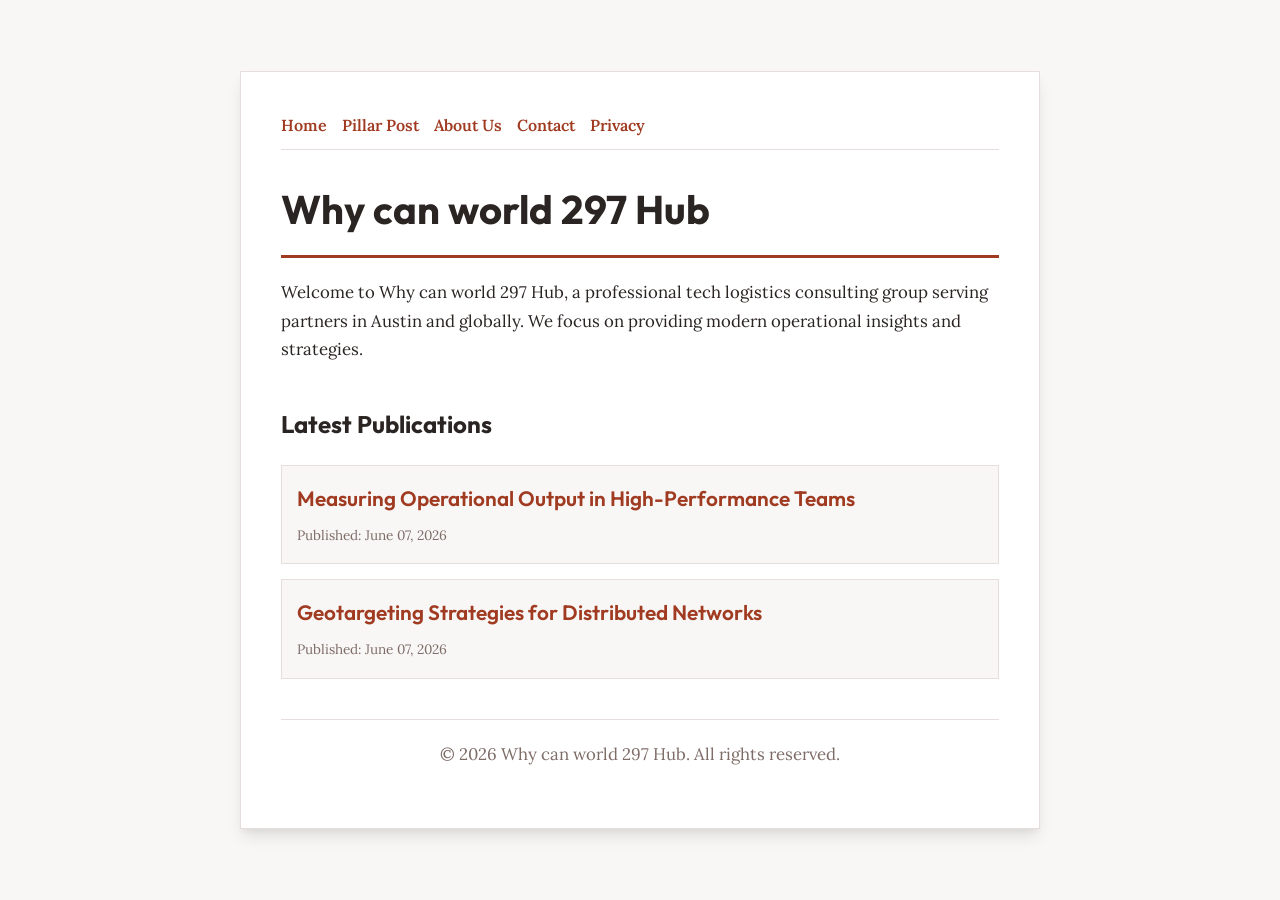
<file: index.html>
<!DOCTYPE html>
<html lang="en">
<head>
    <meta charset="UTF-8">
    <meta name="viewport" content="width=device-width, initial-scale=1.0">
    <title>Why can world 297 Hub | Tech Logistics - Austin</title>
    <meta name="description" content="Welcome to Why can world 297 Hub, a professional tech logistics consulting group serving partners in Austin and globally. We focus on providing modern operational insights and strategies.">
    <meta name="geo.region" content="US-TX" />
    <meta name="geo.placename" content="Austin" />
    <meta name="geo.position" content="30.2672;-97.7431" />
    <meta name="ICBM" content="30.2672, -97.7431" />
    <link rel="stylesheet" href="style.css">
    <script type="application/ld+json">
{
  "@context": "https://schema.org",
  "@type": "LocalBusiness",
  "name": "Why can world 297 Hub",
  "url": "https://why-can-world-297.github.io",
  "telephone": "+1-512-555-0188",
  "address": {
    "@type": "PostalAddress",
    "addressLocality": "Austin",
    "addressRegion": "TX",
    "postalCode": "78701",
    "addressCountry": "US"
  },
  "geo": {
    "@type": "GeoCoordinates",
    "latitude": 30.2672,
    "longitude": -97.7431
  }
}
</script>
</head>
<body>
    
        <div class="container" style="max-width: 800px;">
            <nav style="display: flex; gap: 15px; margin-bottom: 25px; border-bottom: 1px solid var(--border-color); padding-bottom: 10px; overflow-x: auto; flex-wrap: wrap;">
            <a href="index.html">Home</a>
            <a href="measuring-operational-output-in-high-performance-teams.html">Pillar Post</a>
            <a href="about.html">About Us</a>
            <a href="contact.html">Contact</a>
            <a href="privacy.html">Privacy</a>
        </nav>
            <h1>Why can world 297 Hub</h1>
            <p>Welcome to Why can world 297 Hub, a professional tech logistics consulting group serving partners in Austin and globally. We focus on providing modern operational insights and strategies.</p>
            <h2 style="margin-top: 40px;">Latest Publications</h2>
            <ul style="list-style-type: none; padding-left: 0;">
                <li style="background: var(--bg-color); padding: 15px; border-radius: var(--border-radius); border: 1px solid var(--border-color); margin-bottom: 15px;">
                <h3 style="margin-bottom: 5px; font-size: 1.3rem;"><a href="measuring-operational-output-in-high-performance-teams.html">Measuring Operational Output in High-Performance Teams</a></h3>
                <span style="font-size:0.85rem; color: var(--muted-text)">Published: June 07, 2026</span>
            </li>
<li style="background: var(--bg-color); padding: 15px; border-radius: var(--border-radius); border: 1px solid var(--border-color); margin-bottom: 15px;">
                <h3 style="margin-bottom: 5px; font-size: 1.3rem;"><a href="geotargeting-strategies-for-distributed-networks.html">Geotargeting Strategies for Distributed Networks</a></h3>
                <span style="font-size:0.85rem; color: var(--muted-text)">Published: June 07, 2026</span>
            </li>

            </ul>
            <footer>
                <p>&copy; 2026 Why can world 297 Hub. All rights reserved.</p>
            </footer>
        </div>
        
</body>
</html>
</file>
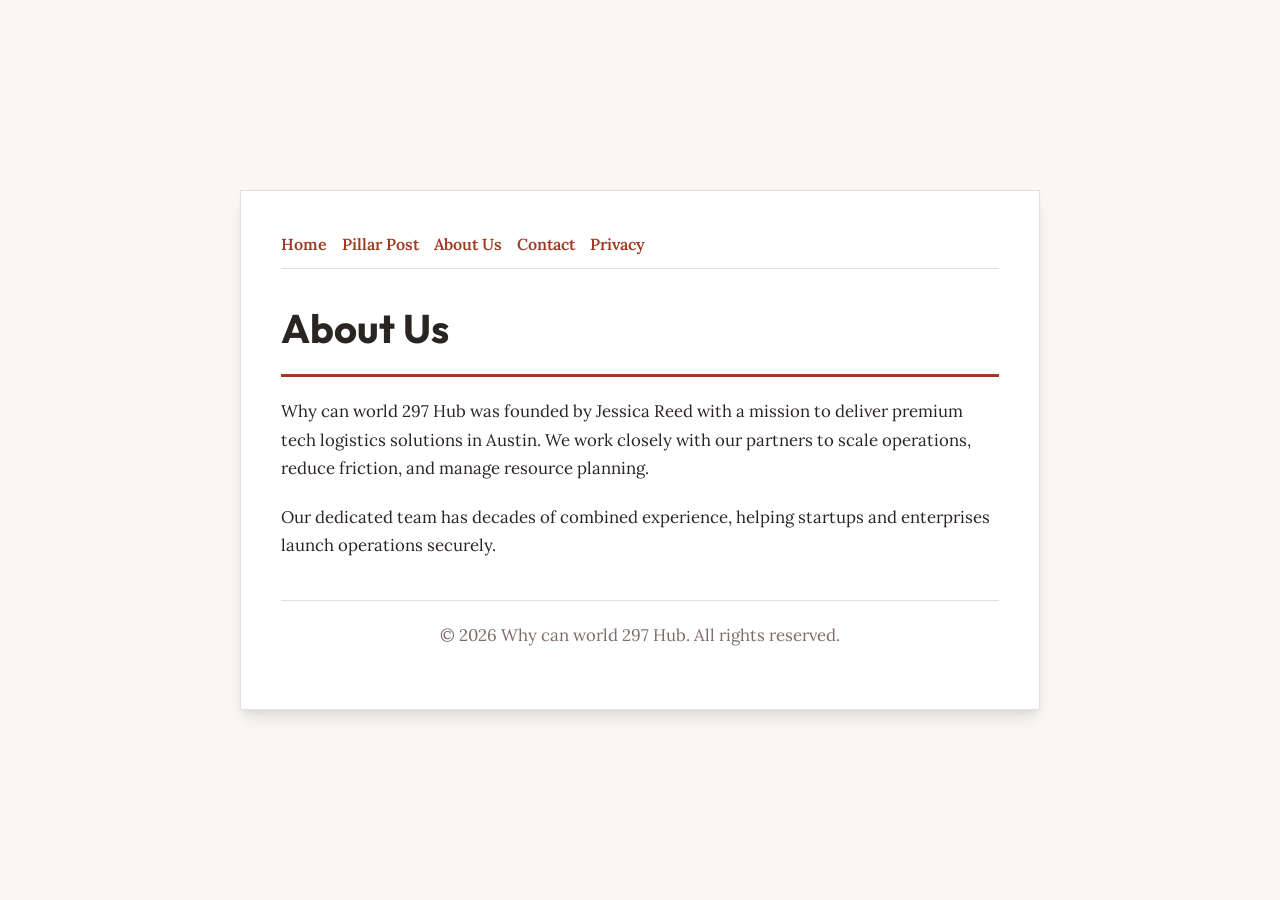
<file: about.html>
<!DOCTYPE html>
<html lang="en">
<head>
    <meta charset="UTF-8">
    <meta name="viewport" content="width=device-width, initial-scale=1.0">
    <title>About Us | Why can world 297 Hub</title>
    <meta name="description" content="Why can world 297 Hub was founded by Jessica Reed with a mission to deliver premium tech logistics solutions in Austin. We work closely with our partners to scale operations, reduce friction, and manage resource planning.">
    <meta name="geo.region" content="US-TX" />
    <meta name="geo.placename" content="Austin" />
    <meta name="geo.position" content="30.2672;-97.7431" />
    <meta name="ICBM" content="30.2672, -97.7431" />
    <link rel="stylesheet" href="style.css">
</head>
<body>
    
        <div class="container" style="max-width: 800px;">
            <nav style="display: flex; gap: 15px; margin-bottom: 25px; border-bottom: 1px solid var(--border-color); padding-bottom: 10px; overflow-x: auto; flex-wrap: wrap;">
            <a href="index.html">Home</a>
            <a href="measuring-operational-output-in-high-performance-teams.html">Pillar Post</a>
            <a href="about.html">About Us</a>
            <a href="contact.html">Contact</a>
            <a href="privacy.html">Privacy</a>
        </nav>
            <h1>About Us</h1>
            <p>Why can world 297 Hub was founded by Jessica Reed with a mission to deliver premium tech logistics solutions in Austin. We work closely with our partners to scale operations, reduce friction, and manage resource planning.</p>
            <p>Our dedicated team has decades of combined experience, helping startups and enterprises launch operations securely.</p>
            <footer>
                <p>&copy; 2026 Why can world 297 Hub. All rights reserved.</p>
            </footer>
        </div>
        
</body>
</html>
</file>
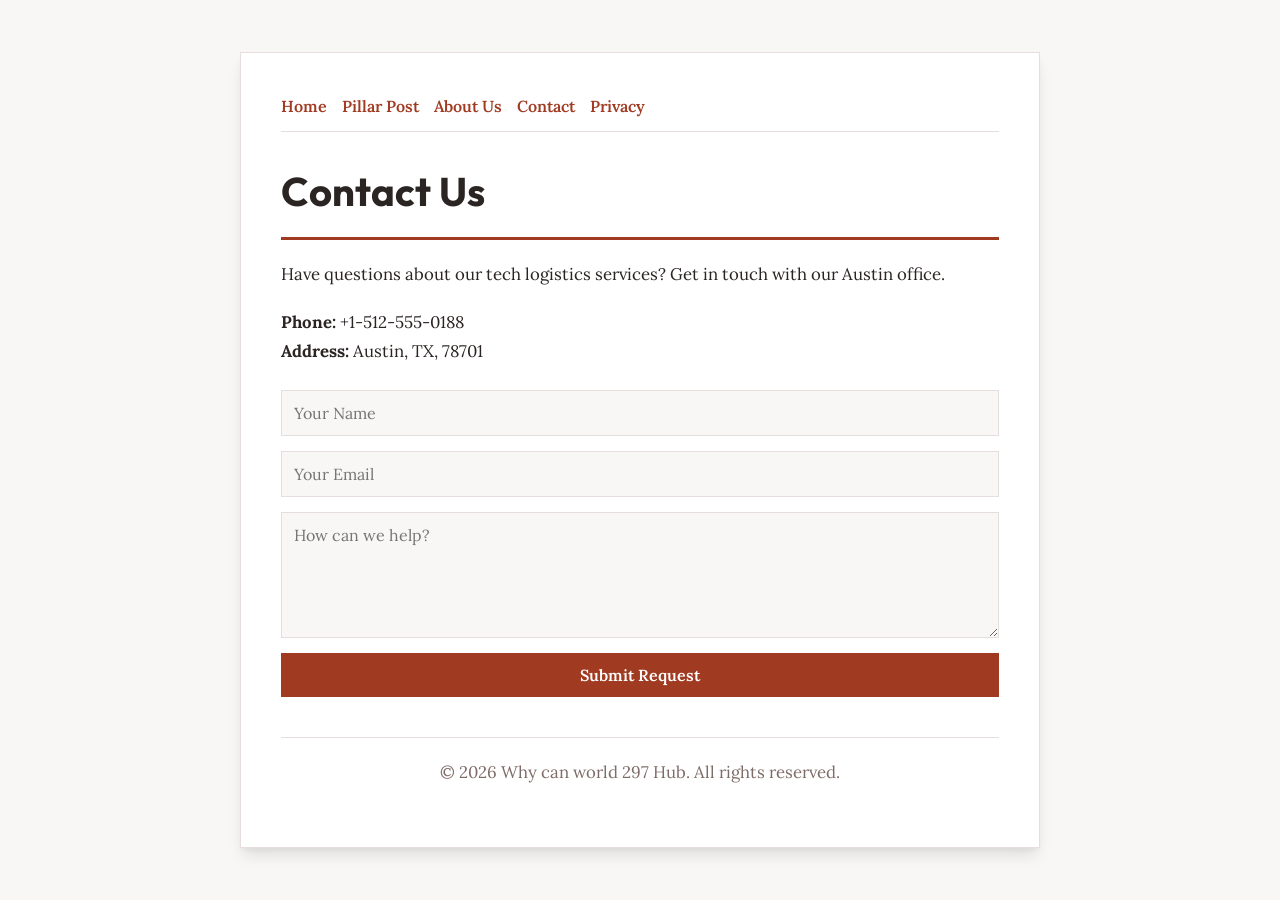
<file: contact.html>
<!DOCTYPE html>
<html lang="en">
<head>
    <meta charset="UTF-8">
    <meta name="viewport" content="width=device-width, initial-scale=1.0">
    <title>Contact Us | Why can world 297 Hub</title>
    <meta name="description" content="Have questions about our tech logistics services? Get in touch with our Austin office.">
    <meta name="geo.region" content="US-TX" />
    <meta name="geo.placename" content="Austin" />
    <meta name="geo.position" content="30.2672;-97.7431" />
    <meta name="ICBM" content="30.2672, -97.7431" />
    <link rel="stylesheet" href="style.css">
</head>
<body>
    
        <div class="container" style="max-width: 800px;">
            <nav style="display: flex; gap: 15px; margin-bottom: 25px; border-bottom: 1px solid var(--border-color); padding-bottom: 10px; overflow-x: auto; flex-wrap: wrap;">
            <a href="index.html">Home</a>
            <a href="measuring-operational-output-in-high-performance-teams.html">Pillar Post</a>
            <a href="about.html">About Us</a>
            <a href="contact.html">Contact</a>
            <a href="privacy.html">Privacy</a>
        </nav>
            <h1>Contact Us</h1>
            <p>Have questions about our tech logistics services? Get in touch with our Austin office.</p>
            <p><strong>Phone:</strong> +1-512-555-0188<br><strong>Address:</strong> Austin, TX, 78701</p>
            <form action="https://formspree.io/f/placeholder" method="POST">
                <input type="text" name="name" placeholder="Your Name" required>
                <input type="email" name="email" placeholder="Your Email" required>
                <textarea name="message" placeholder="How can we help?" rows="5" required></textarea>
                <button type="submit">Submit Request</button>
            </form>
            <footer>
                <p>&copy; 2026 Why can world 297 Hub. All rights reserved.</p>
            </footer>
        </div>
        
</body>
</html>
</file>
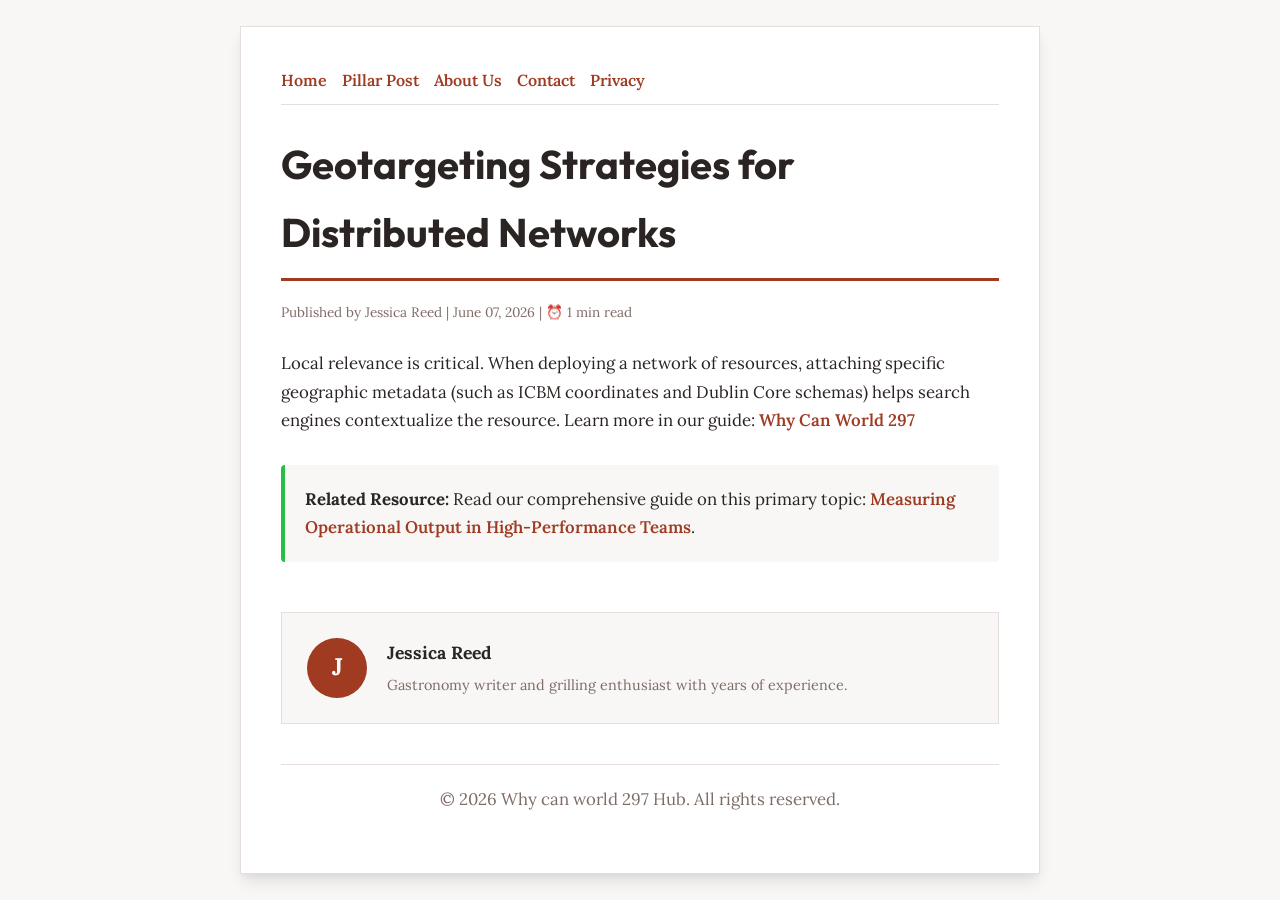
<file: geotargeting-strategies-for-distributed-networks.html>
<!DOCTYPE html>
<html lang="en">
<head>
    <meta charset="UTF-8">
    <meta name="viewport" content="width=device-width, initial-scale=1.0">
    <title>Geotargeting Strategies for Distributed Networks - Why can world 297 Hub</title>
    <meta name="description" content="Geotargeting Strategies for Distributed Networks">
    <meta name="geo.region" content="US-TX" />
    <meta name="geo.placename" content="Austin" />
    <meta name="geo.position" content="30.2672;-97.7431" />
    <meta name="ICBM" content="30.2672, -97.7431" />
    <link rel="stylesheet" href="style.css">
</head>
<body>
    
            <div class="container" style="max-width: 800px;">
                <nav style="display: flex; gap: 15px; margin-bottom: 25px; border-bottom: 1px solid var(--border-color); padding-bottom: 10px; overflow-x: auto; flex-wrap: wrap;">
            <a href="index.html">Home</a>
            <a href="measuring-operational-output-in-high-performance-teams.html">Pillar Post</a>
            <a href="about.html">About Us</a>
            <a href="contact.html">Contact</a>
            <a href="privacy.html">Privacy</a>
        </nav>
                <h1>Geotargeting Strategies for Distributed Networks</h1>
                <div style="font-size:0.85rem; color: var(--muted-text); margin-bottom: 25px;">
                    Published by Jessica Reed | June 07, 2026 | ⏰ 1 min read
                </div>
                <article style="margin-top: 20px;">
                    <p>Local relevance is critical. When deploying a network of resources, attaching specific geographic metadata (such as ICBM coordinates and Dublin Core schemas) helps search engines contextualize the resource. Learn more in our guide: <a href="https://why-can-insights-294.pages.dev/effective-project-management-and-operational-efficiency.html">Why Can World 297</a></p>
                    <div class="link-resource" style="margin-top: 30px; padding: 20px; border-left: 4px solid var(--accent-color); background: var(--bg-color); border-radius: 4px;"><p style="margin: 0;"><strong>Related Resource:</strong> Read our comprehensive guide on this primary topic: <a href="measuring-operational-output-in-high-performance-teams.html">Measuring Operational Output in High-Performance Teams</a>.</p></div>
                </article>
                
            <div class="author-box" style="margin-top: 50px; padding: 25px; background: var(--bg-color); border: 1px solid var(--border-color); border-radius: var(--border-radius); display: flex; gap: 20px; align-items: center;">
                <div style="width: 60px; height: 60px; border-radius: 50%; background: var(--primary-color); display: flex; align-items: center; justify-content: center; color: white; font-weight: bold; font-size: 1.5rem;">J</div>
                <div>
                    <h4 style="margin-bottom: 5px; font-weight: bold; font-size: 1.1rem;">Jessica Reed</h4>
                    <p style="margin: 0; font-size: 0.9rem; color: var(--muted-text);">Gastronomy writer and grilling enthusiast with years of experience.</p>
                </div>
            </div>
            
                <footer>
                    <p>&copy; 2026 Why can world 297 Hub. All rights reserved.</p>
                </footer>
            </div>
            
</body>
</html>
</file>
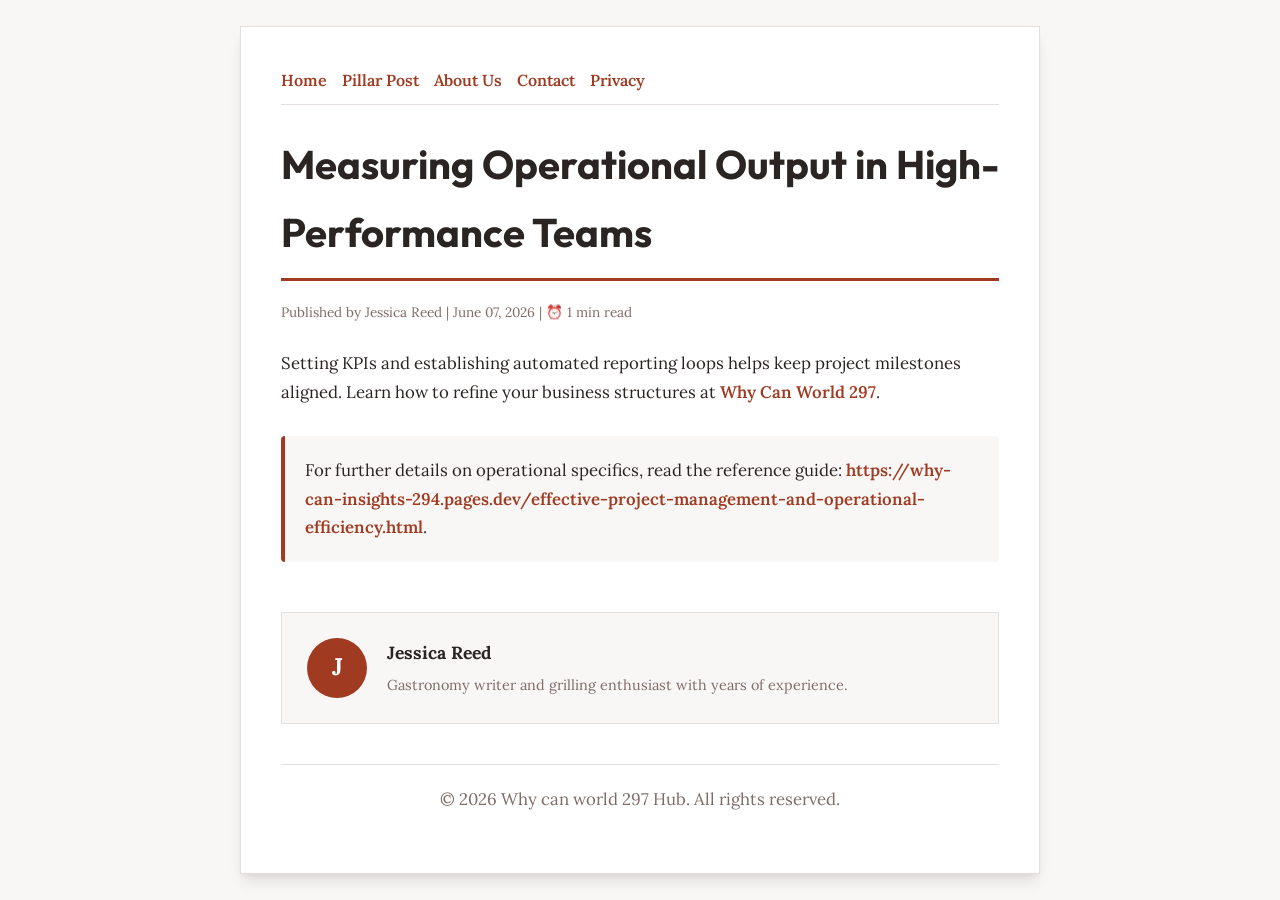
<file: measuring-operational-output-in-high-performance-teams.html>
<!DOCTYPE html>
<html lang="en">
<head>
    <meta charset="UTF-8">
    <meta name="viewport" content="width=device-width, initial-scale=1.0">
    <title>Measuring Operational Output in High-Performance Teams - Why can world 297 Hub</title>
    <meta name="description" content="Measuring Operational Output in High-Performance Teams">
    <meta name="geo.region" content="US-TX" />
    <meta name="geo.placename" content="Austin" />
    <meta name="geo.position" content="30.2672;-97.7431" />
    <meta name="ICBM" content="30.2672, -97.7431" />
    <link rel="stylesheet" href="style.css">
</head>
<body>
    
            <div class="container" style="max-width: 800px;">
                <nav style="display: flex; gap: 15px; margin-bottom: 25px; border-bottom: 1px solid var(--border-color); padding-bottom: 10px; overflow-x: auto; flex-wrap: wrap;">
            <a href="index.html">Home</a>
            <a href="measuring-operational-output-in-high-performance-teams.html">Pillar Post</a>
            <a href="about.html">About Us</a>
            <a href="contact.html">Contact</a>
            <a href="privacy.html">Privacy</a>
        </nav>
                <h1>Measuring Operational Output in High-Performance Teams</h1>
                <div style="font-size:0.85rem; color: var(--muted-text); margin-bottom: 25px;">
                    Published by Jessica Reed | June 07, 2026 | ⏰ 1 min read
                </div>
                <article style="margin-top: 20px;">
                    <p>Setting KPIs and establishing automated reporting loops helps keep project milestones aligned. Learn how to refine your business structures at <a href="https://why-can-insights-294.pages.dev/effective-project-management-and-operational-efficiency.html">Why Can World 297</a>.</p>
                    <div class="link-resource" style="margin-top: 30px; padding: 20px; border-left: 4px solid var(--primary-color); background: var(--bg-color); border-radius: 4px;"><p style="margin: 0;">For further details on operational specifics, read the reference guide: <strong><a href="https://why-can-insights-294.pages.dev/effective-project-management-and-operational-efficiency.html">https://why-can-insights-294.pages.dev/effective-project-management-and-operational-efficiency.html</a></strong>.</p></div>
                </article>
                
            <div class="author-box" style="margin-top: 50px; padding: 25px; background: var(--bg-color); border: 1px solid var(--border-color); border-radius: var(--border-radius); display: flex; gap: 20px; align-items: center;">
                <div style="width: 60px; height: 60px; border-radius: 50%; background: var(--primary-color); display: flex; align-items: center; justify-content: center; color: white; font-weight: bold; font-size: 1.5rem;">J</div>
                <div>
                    <h4 style="margin-bottom: 5px; font-weight: bold; font-size: 1.1rem;">Jessica Reed</h4>
                    <p style="margin: 0; font-size: 0.9rem; color: var(--muted-text);">Gastronomy writer and grilling enthusiast with years of experience.</p>
                </div>
            </div>
            
                <footer>
                    <p>&copy; 2026 Why can world 297 Hub. All rights reserved.</p>
                </footer>
            </div>
            
</body>
</html>
</file>
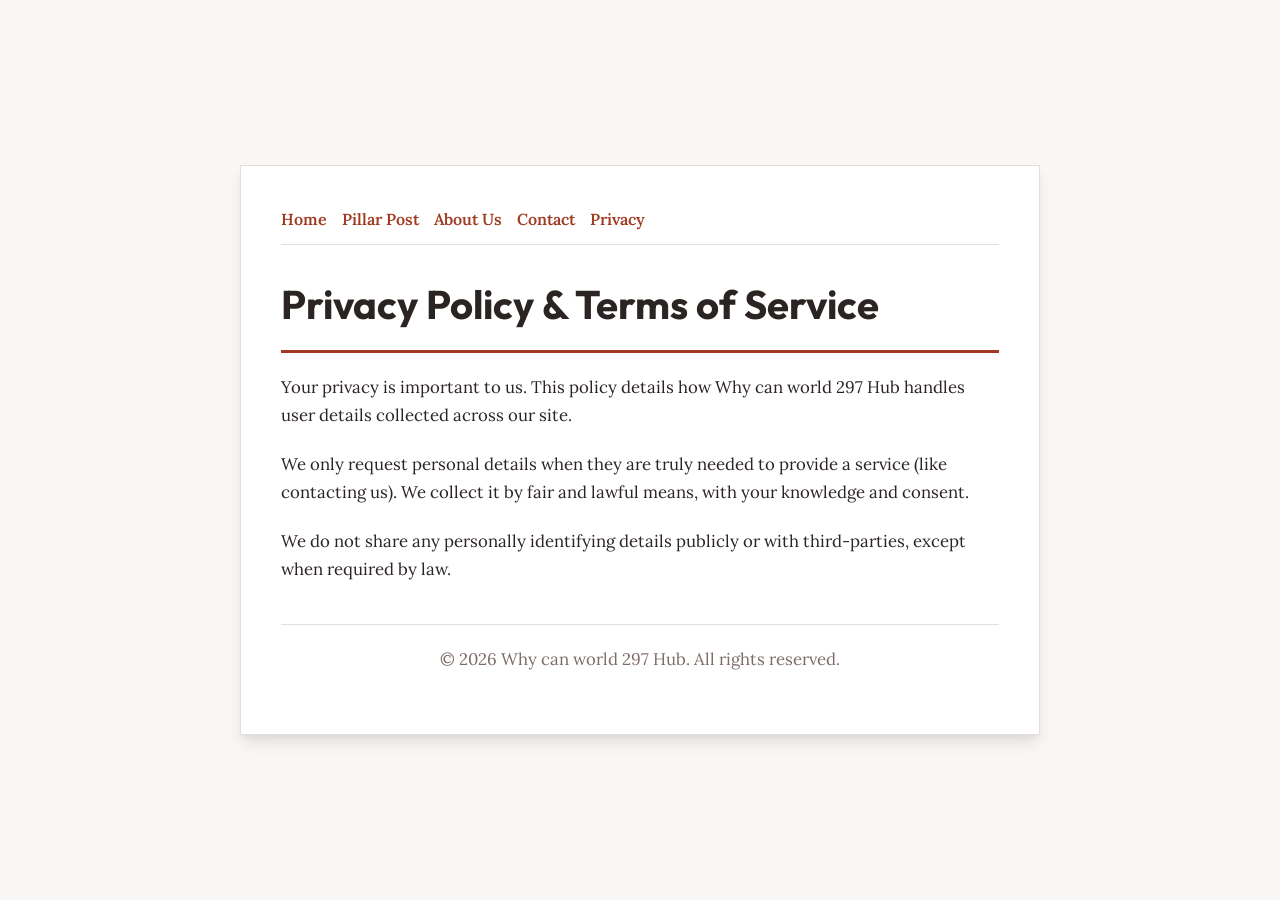
<file: privacy.html>
<!DOCTYPE html>
<html lang="en">
<head>
    <meta charset="UTF-8">
    <meta name="viewport" content="width=device-width, initial-scale=1.0">
    <title>Privacy Policy & Terms of Service - Why can world 297 Hub</title>
    <meta name="description" content="Your privacy is important to us. This policy details how Why can world 297 Hub handles user details collected across our site.">
    <meta name="geo.region" content="US-TX" />
    <meta name="geo.placename" content="Austin" />
    <meta name="geo.position" content="30.2672;-97.7431" />
    <meta name="ICBM" content="30.2672, -97.7431" />
    <link rel="stylesheet" href="style.css">
</head>
<body>
    
        <div class="container" style="max-width: 800px;">
            <nav style="display: flex; gap: 15px; margin-bottom: 25px; border-bottom: 1px solid var(--border-color); padding-bottom: 10px; overflow-x: auto; flex-wrap: wrap;">
            <a href="index.html">Home</a>
            <a href="measuring-operational-output-in-high-performance-teams.html">Pillar Post</a>
            <a href="about.html">About Us</a>
            <a href="contact.html">Contact</a>
            <a href="privacy.html">Privacy</a>
        </nav>
            <h1>Privacy Policy & Terms of Service</h1>
            <p>Your privacy is important to us. This policy details how Why can world 297 Hub handles user details collected across our site.</p>
            <p>We only request personal details when they are truly needed to provide a service (like contacting us). We collect it by fair and lawful means, with your knowledge and consent.</p>
            <p>We do not share any personally identifying details publicly or with third-parties, except when required by law.</p>
            <footer>
                <p>&copy; 2026 Why can world 297 Hub. All rights reserved.</p>
            </footer>
        </div>
        
</body>
</html>
</file>
<file: style.css>
@import url('https://fonts.googleapis.com/css2?family=Outfit:wght@700&family=Lora:wght@400;600&display=swap');

:root {
    --bg-color: hsl(12, 15%, 97%);
    --card-bg: hsl(12, 15%, 100%);
    --text-color: hsl(12, 10%, 15%);
    --muted-text: hsl(12, 10%, 45%);
    --primary-color: hsl(12, 65%, 38%);
    --accent-color: hsl(132, 65%, 45%);
    --border-color: hsl(12, 15%, 88%);
    --border-radius: 0px;
    --shadow: 0 10px 15px -3px rgba(0, 0, 0, 0.1), 0 4px 6px -2px rgba(0, 0, 0, 0.05);
    --font-headline: 'Outfit', sans-serif;
    --font-body: 'Lora', sans-serif;
}

* {
    box-sizing: border-box;
    margin: 0;
    padding: 0;
}

body {
    background-color: var(--bg-color);
    color: var(--text-color);
    font-family: var(--font-body);
    line-height: 1.7;
    padding: 20px;
    display: flex;
    justify-content: center;
    min-height: 100vh;
}

a {
    color: var(--primary-color);
    text-decoration: none;
    font-weight: 600;
    transition: color 0.2s ease;
}

a:hover {
    color: var(--accent-color);
    text-decoration: underline;
}

.container {
    width: 100%;
    max-width: 900px;
    background: var(--card-bg);
    border: 1px solid var(--border-color);
    border-radius: var(--border-radius);
    padding: 40px;
    box-shadow: var(--shadow);
    margin: auto;
}

h1, h2, h3 {
    font-family: var(--font-headline);
    margin-bottom: 20px;
    color: var(--text-color);
}

h1 {
    font-size: 2.5rem;
    border-bottom: 3px solid var(--primary-color);
    padding-bottom: 12px;
}

p {
    margin-bottom: 20px;
    font-size: 1.05rem;
}

ul {
    margin-bottom: 20px;
    padding-left: 20px;
}

li {
    margin-bottom: 8px;
}

form {
    display: flex;
    flex-direction: column;
    gap: 15px;
    margin-top: 25px;
}

input, textarea, button {
    padding: 12px;
    border: 1px solid var(--border-color);
    border-radius: var(--border-radius);
    font-family: var(--font-body);
    font-size: 1rem;
    background: var(--bg-color);
    color: var(--text-color);
}

button {
    background: var(--primary-color);
    color: white;
    font-weight: 600;
    border: none;
    cursor: pointer;
    transition: background 0.2s ease;
}

button:hover {
    background: var(--accent-color);
}

footer {
    margin-top: 40px;
    border-top: 1px solid var(--border-color);
    padding-top: 20px;
    font-size: 0.9rem;
    color: var(--muted-text);
    text-align: center;
}
</file>
